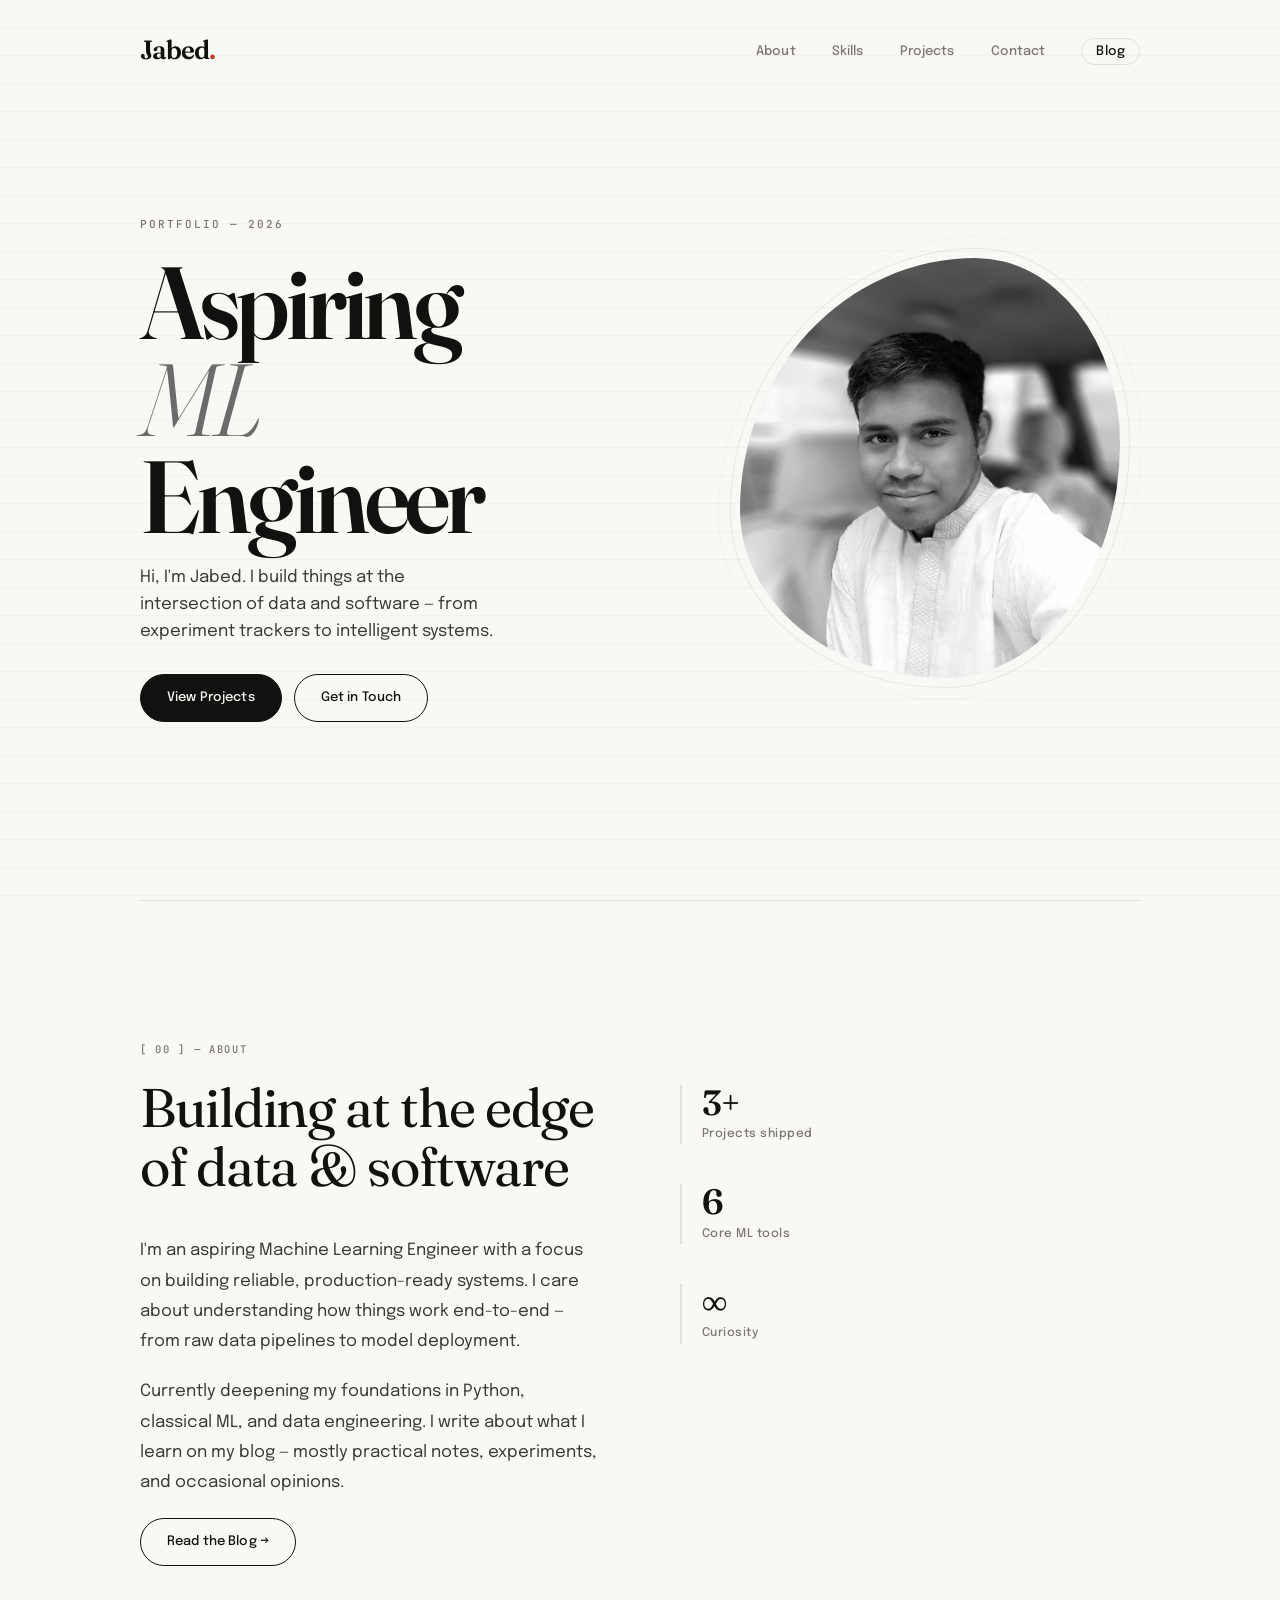
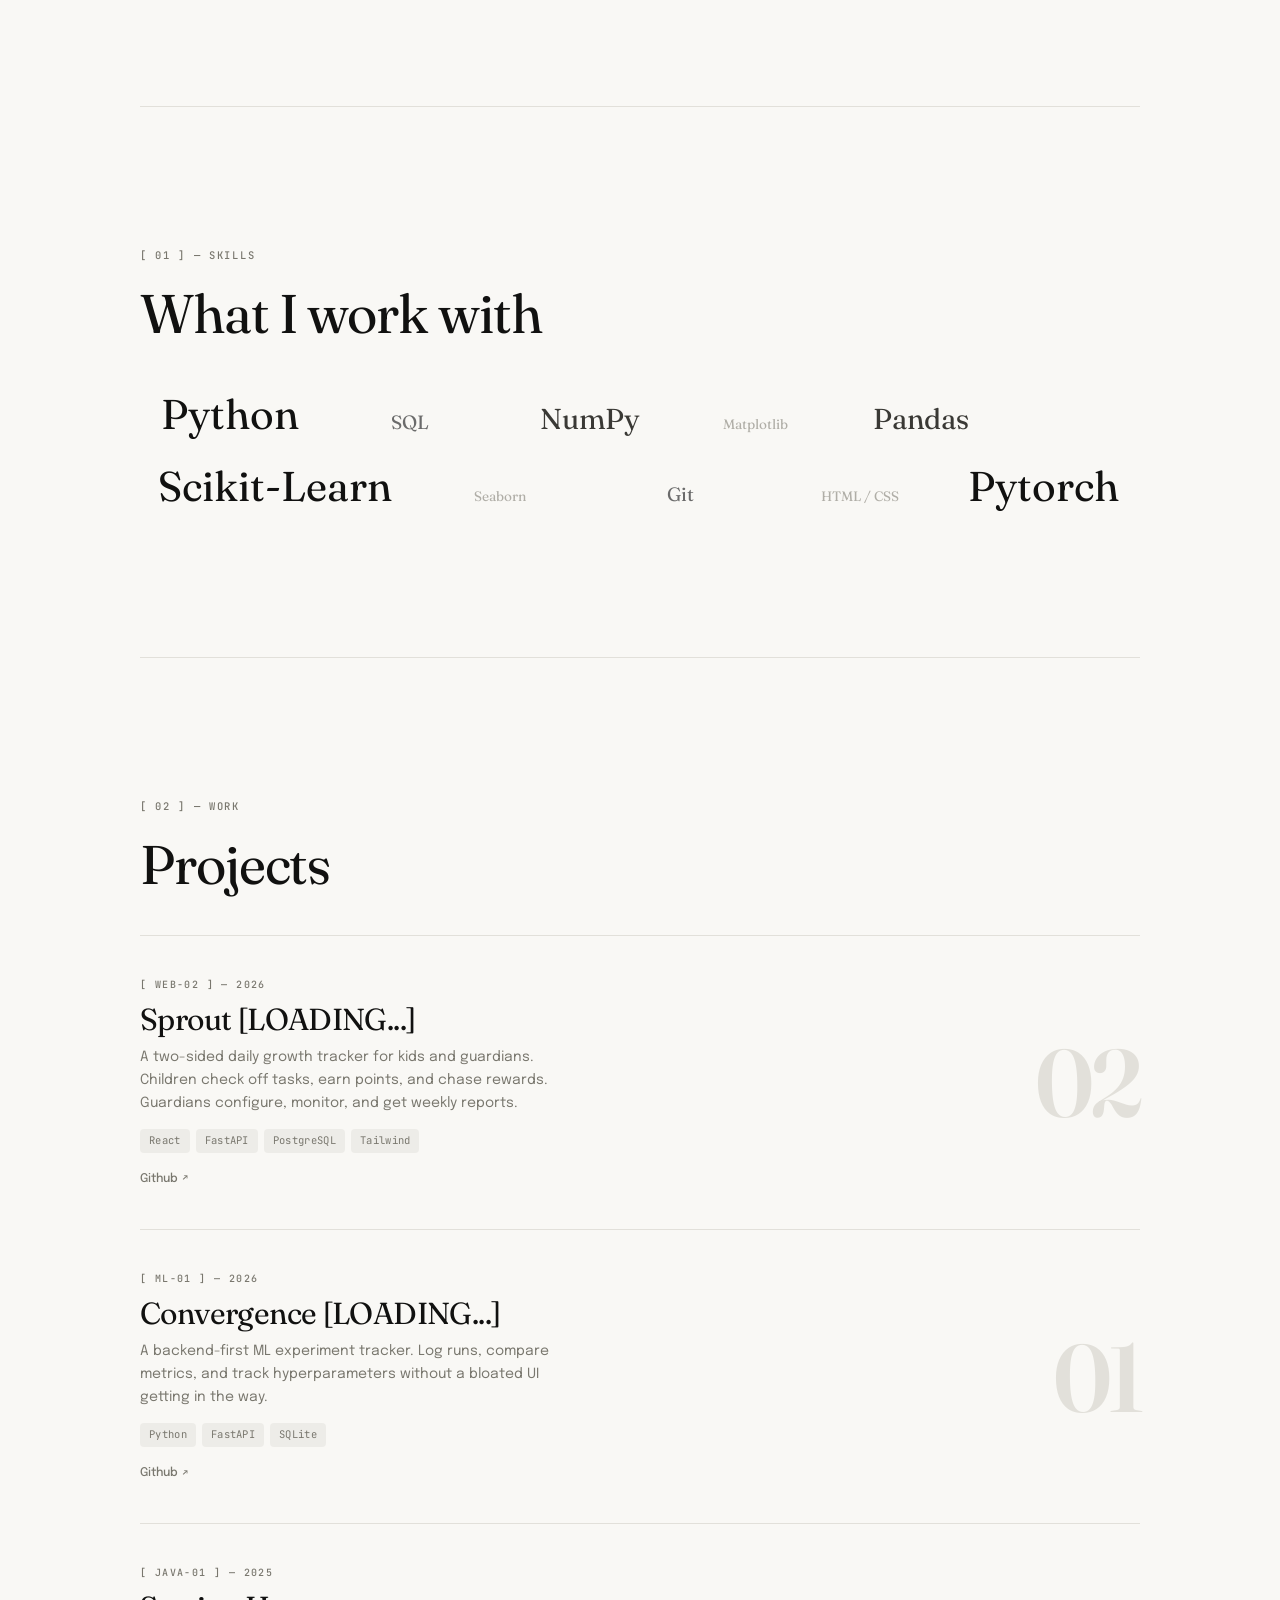
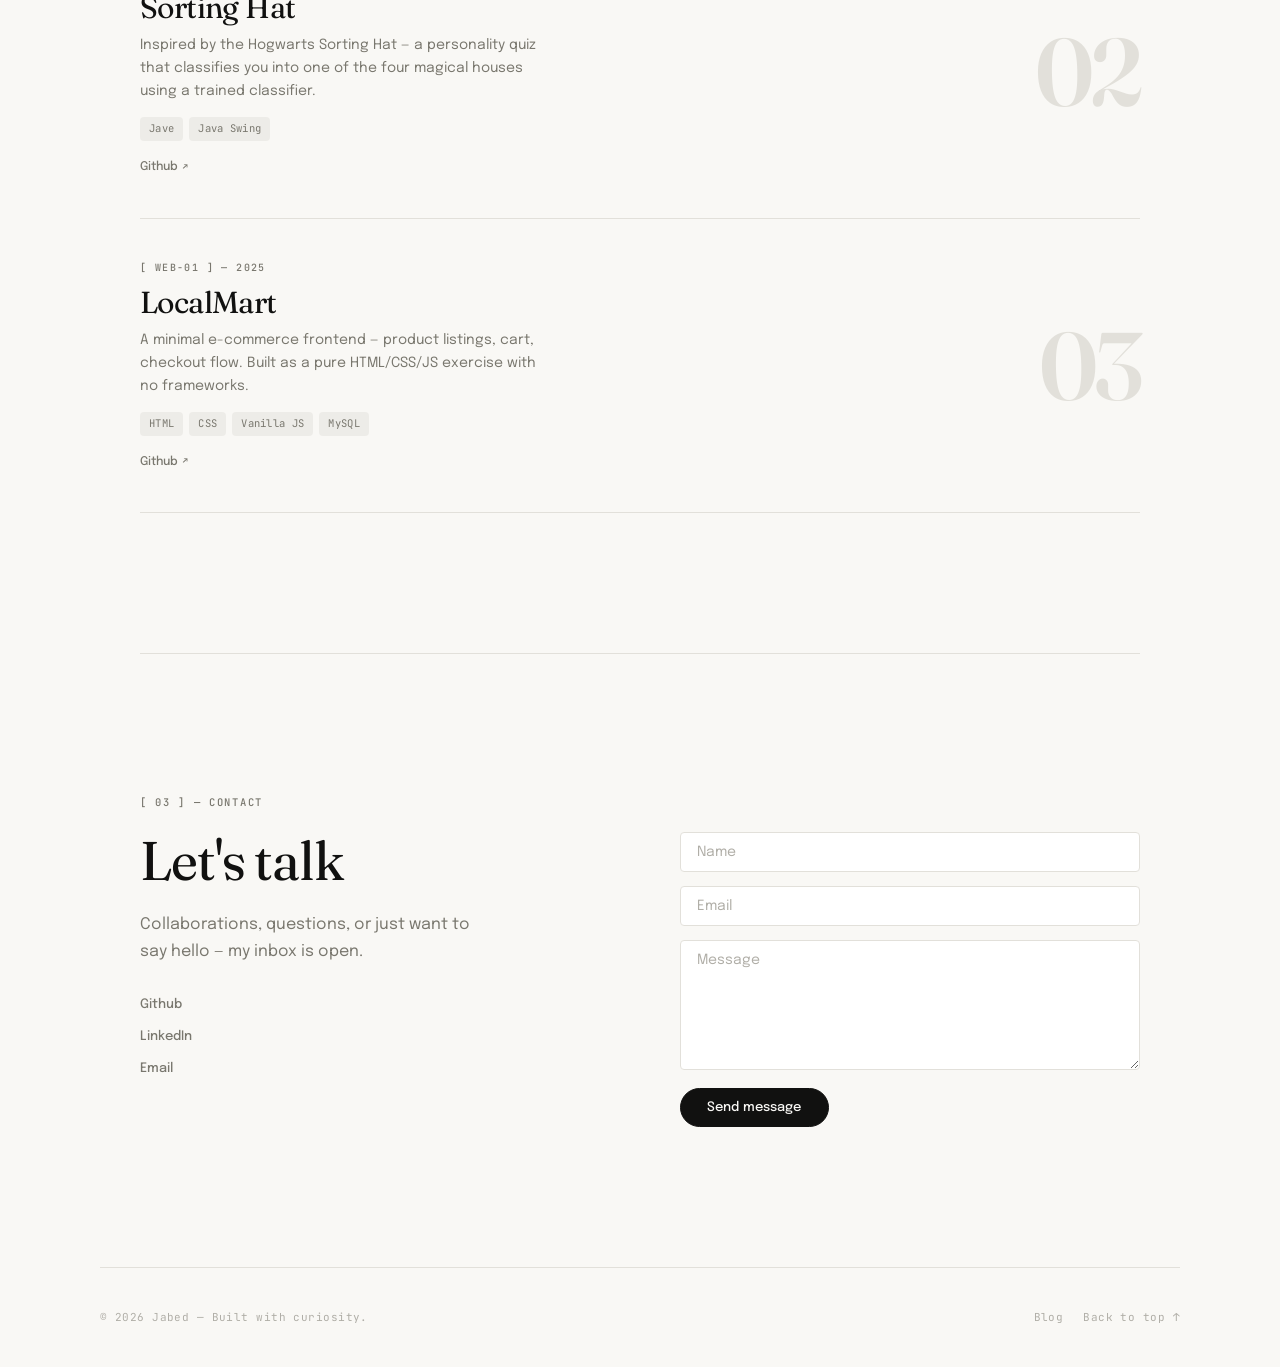
<file: index.html>
<!doctype html>
<html lang="en">
  <head>
    <meta charset="UTF-8" />
    <meta name="viewport" content="width=device-width, initial-scale=1.0" />
    <title>Jabed — Aspiring ML Engineer</title>
    <meta
      name="description"
      content="Portfolio of Jabed – Aspiring Machine Learning Engineer"
    />
    <link rel="preconnect" href="https://fonts.googleapis.com" />
    <link rel="preconnect" href="https://fonts.gstatic.com" crossorigin />
    <link
      href="https://fonts.googleapis.com/css2?family=Fraunces:ital,opsz,wght@0,9..144,300;0,9..144,400;0,9..144,600;0,9..144,700;1,9..144,300;1,9..144,400;1,9..144,600&family=Epilogue:wght@300;400;500;600&family=JetBrains+Mono:wght@400;500&display=swap"
      rel="stylesheet"
    />
    <link rel="stylesheet" href="style.css" />
  </head>
  <body>
    <!-- ── HEADER / HERO ──────────────────────────── -->
    <header id="home" class="container">
      <nav class="navbar">
        <a href="index.html" class="logo">Jabed<span>.</span></a>
        <ul class="nav-links">
          <li><a href="#about">About</a></li>
          <li><a href="#skills">Skills</a></li>
          <li><a href="#projects">Projects</a></li>
          <li><a href="#contact">Contact</a></li>
          <li><a href="blog.html" class="nav-blog-btn">Blog</a></li>
        </ul>
      </nav>

      <div class="hero-grid">
        <!-- LEFT: text -->
        <div class="hero-text">
          <span class="hero-eyebrow">Portfolio — 2026</span>
          <h1 class="hero-name">
            Aspiring<br />
            <em>ML</em><br />
            Engineer
          </h1>
          <p class="hero-role">
            Hi, I'm Jabed. I build things at the intersection of data and
            software — from experiment trackers to intelligent systems.
          </p>
          <div class="hero-actions">
            <a href="#projects" class="btn">View Projects</a>
            <a href="#contact" class="btn btn-ghost">Get in Touch</a>
          </div>
        </div>

        <!-- RIGHT: blob photo -->
        <div class="hero-blob-wrap">
          <div class="blob-frame">
            <img class="blob-img" src="photo.jpg" alt="Jabed" />
            <div class="blob-ring"></div>
            <div class="blob-ring-2"></div>
          </div>
        </div>
      </div>
    </header>

    <main class="container">
      <!-- ── ABOUT ─────────────────────────────────── -->
      <section id="about" class="section">
        <span class="section-label">[ 00 ] — About</span>
        <div class="about-grid">
          <div class="about-body">
            <h2>Building at the edge of data &amp; software</h2>
            <p>
              I'm an aspiring Machine Learning Engineer with a focus on building
              reliable, production-ready systems. I care about understanding how
              things work end-to-end — from raw data pipelines to model
              deployment.
            </p>
            <p>
              Currently deepening my foundations in Python, classical ML, and
              data engineering. I write about what I learn on my blog — mostly
              practical notes, experiments, and occasional opinions.
            </p>
            <div style="margin-top: 20px">
              <a href="blog.html" class="btn btn-ghost">Read the Blog →</a>
            </div>
          </div>
          <div class="about-sidebar">
            <div class="about-stat">
              <div class="about-stat-num">3+</div>
              <div class="about-stat-label">Projects shipped</div>
            </div>
            <div class="about-stat">
              <div class="about-stat-num">6</div>
              <div class="about-stat-label">Core ML tools</div>
            </div>
            <div class="about-stat">
              <div class="about-stat-num">∞</div>
              <div class="about-stat-label">Curiosity</div>
            </div>
          </div>
        </div>
      </section>

      <!-- ── SKILLS CLOUD ───────────────────────────── -->
      <section id="skills" class="section">
        <span class="section-label">[ 01 ] — Skills</span>
        <h2>What I work with</h2>
        <div class="skills-cloud">
          <div class="skill-item sz-xl">
            <span class="skill-name">Python</span>
            <span class="skill-desc"
              >ML pipelines, scripting, automation &amp; data wrangling</span
            >
          </div>

          <div class="skill-item sz-md">
            <span class="skill-name">SQL</span>
            <span class="skill-desc"
              >Queries, aggregations, data exploration</span
            >
          </div>

          <div class="skill-item sz-lg">
            <span class="skill-name">NumPy</span>
            <span class="skill-desc"
              >Numerical computing, array operations</span
            >
          </div>

          <div class="skill-item sz-sm">
            <span class="skill-name">Matplotlib</span>
            <span class="skill-desc">Data visualization</span>
          </div>

          <div class="skill-item sz-lg">
            <span class="skill-name">Pandas</span>
            <span class="skill-desc">Data manipulation &amp; analysis</span>
          </div>

          <div class="skill-item sz-xl">
            <span class="skill-name">Scikit-Learn</span>
            <span class="skill-desc"
              >Classical ML — regression, classification, clustering</span
            >
          </div>

          <div class="skill-item sz-sm">
            <span class="skill-name">Seaborn</span>
            <span class="skill-desc">Statistical data visualization</span>
          </div>

          <div class="skill-item sz-md">
            <span class="skill-name">Git</span>
            <span class="skill-desc">Version control, collaboration</span>
          </div>

          <div class="skill-item sz-sm">
            <span class="skill-name">HTML / CSS</span>
            <span class="skill-desc">This site, for starters</span>
          </div>

          <div class="skill-item sz-xl">
            <span class="skill-name">Pytorch</span>
            <span class="skill-desc">Oh, for dethroning Tensorflow</span>
          </div>
        </div>
      </section>

      <!-- ── PROJECTS ───────────────────────────────── -->
      <section id="projects" class="section">
        <span class="section-label">[ 02 ] — Work</span>
        <h2>Projects</h2>

        <div class="projects-list">
          <div class="project-entry tilt-card">
            <div class="project-meta">
              <span class="project-code">[ WEB-02 ] — 2026</span>
              <h3>Sprout [LOADING...]</h3>
              <p class="project-desc">
                A two-sided daily growth tracker for kids and guardians.
                Children check off tasks, earn points, and chase rewards.
                Guardians configure, monitor, and get weekly reports.
              </p>
              <div class="project-stack">
                <span class="stack-tag">React</span>
                <span class="stack-tag">FastAPI</span>
                <span class="stack-tag">PostgreSQL</span>
                <span class="stack-tag">Tailwind</span>
              </div>
              <a
                href="https://github.com/mkjabed/Sprout"
                target="_blank"
                rel="noopener noreferrer"
                class="project-link"
                >Github</a
              >
            </div>
            <span class="project-number">02</span>
          </div>

          <div class="project-entry tilt-card">
            <div class="project-meta">
              <span class="project-code">[ ML-01 ] — 2026</span>
              <h3>Convergence [LOADING...]</h3>
              <p class="project-desc">
                A backend-first ML experiment tracker. Log runs, compare
                metrics, and track hyperparameters without a bloated UI getting
                in the way.
              </p>
              <div class="project-stack">
                <span class="stack-tag">Python</span>
                <span class="stack-tag">FastAPI</span>
                <span class="stack-tag">SQLite</span>
              </div>
              <a
                href="https://github.com/mkjabed/Convergence"
                target="_blank"
                rel="noopener noreferrer"
                class="project-link"
                >Github</a
              >
            </div>
            <span class="project-number">01</span>
          </div>

          <div class="project-entry tilt-card">
            <div class="project-meta">
              <span class="project-code">[ JAVA-01 ] — 2025</span>
              <h3>Sorting Hat</h3>
              <p class="project-desc">
                Inspired by the Hogwarts Sorting Hat — a personality quiz that
                classifies you into one of the four magical houses using a
                trained classifier.
              </p>
              <div class="project-stack">
                <span class="stack-tag">Jave</span>
                <span class="stack-tag">Java Swing</span>
              </div>
              <a
                href="https://github.com/mkjabed/Sorting-Hat"
                target="_blank rel="
                noopener
                noreferrer
                class="project-link"
                >Github</a
              >
            </div>
            <span class="project-number">02</span>
          </div>

          <div class="project-entry tilt-card">
            <div class="project-meta">
              <span class="project-code">[ WEB-01 ] — 2025</span>
              <h3>LocalMart</h3>
              <p class="project-desc">
                A minimal e-commerce frontend — product listings, cart, checkout
                flow. Built as a pure HTML/CSS/JS exercise with no frameworks.
              </p>
              <div class="project-stack">
                <span class="stack-tag">HTML</span>
                <span class="stack-tag">CSS</span>
                <span class="stack-tag">Vanilla JS</span>
                <span class="stack-tag">MySQL</span>
              </div>
              <a
                href="https://github.com/mkjabed/LocalMart "
                target="_blank"
                rel="noopener noreferrer"
                class="project-link"
                >Github</a
              >
            </div>
            <span class="project-number">03</span>
          </div>
        </div>
      </section>

      <!-- ── CONTACT ────────────────────────────────── -->
      <section id="contact" class="section">
        <span class="section-label">[ 03 ] — Contact</span>
        <div class="contact-grid">
          <div class="contact-intro">
            <h2>Let's talk</h2>
            <p>
              Collaborations, questions, or just want to say hello — my inbox is
              open.
            </p>
            <div class="social-links">
              <a
                href="https://github.com/mkjabed"
                class="social-link"
                target="_blank"
                rel="noopener noreferrer"
              >
                Github <span class="social-link-arrow">↗</span>
              </a>
              <a
                href="https://www.linkedin.com/in/mustofa-kamal-jabed-66a480200/"
                class="social-link"
                target="_blank"
                rel="noopener noreferrer"
              >
                LinkedIn <span class="social-link-arrow">↗</span>
              </a>
              <a
                href="mailto:jabed.mu.cse@gmail.com"
                class="social-link"
                target="_blank"
                rel="noopener noreferrer"
              >
                Email <span class="social-link-arrow">↗</span>
              </a>
            </div>
          </div>

          <form id="contact-form">
            <input type="text" name="name" placeholder="Name" required />
            <input type="email" name="email" placeholder="Email" required />
            <textarea name="message" placeholder="Message" required></textarea>
            <button type="submit" class="btn">Send message</button>
          </form>
        </div>
      </section>
    </main>

    <footer class="footer container">
      <p>© 2026 Jabed — Built with curiosity.</p>
      <div class="footer-links">
        <a href="blog.html">Blog</a>
        <a href="#home">Back to top ↑</a>
      </div>
    </footer>

    <script src="script.js"></script>
  </body>
</html>
</file>
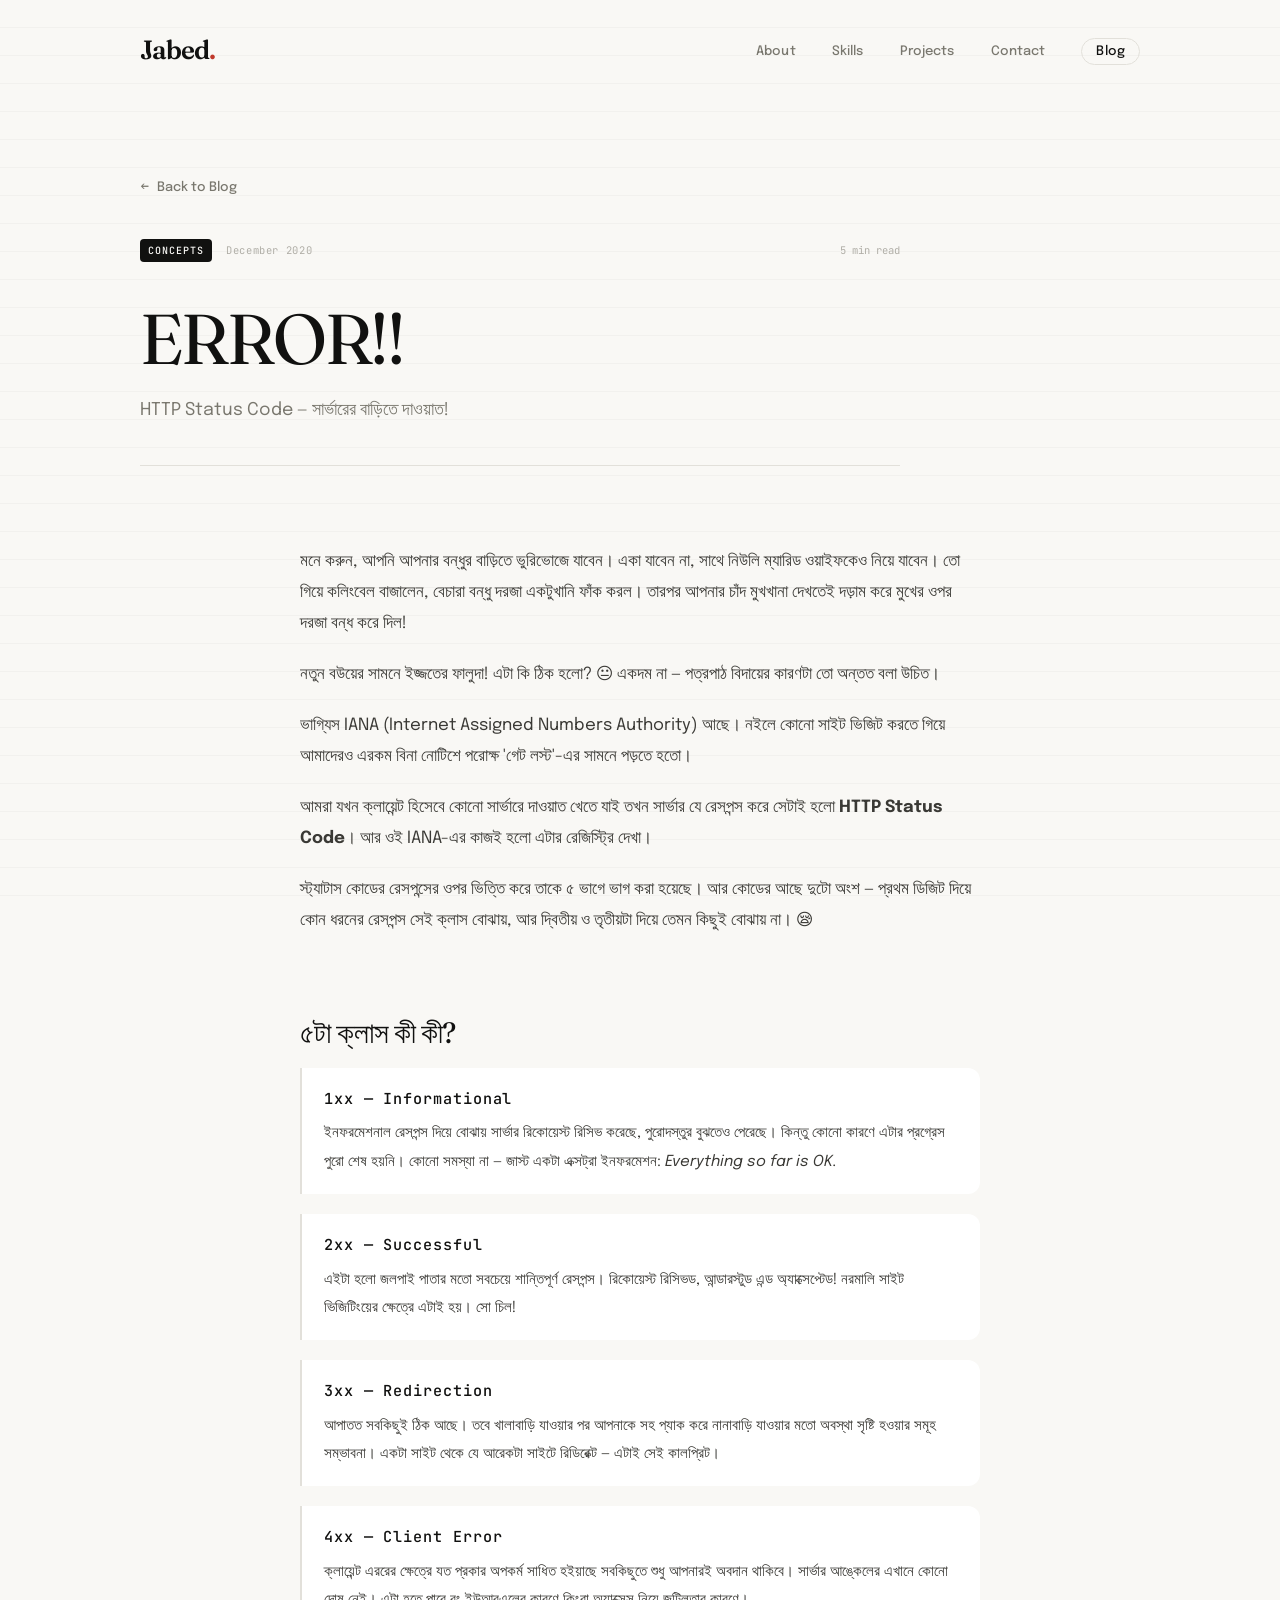
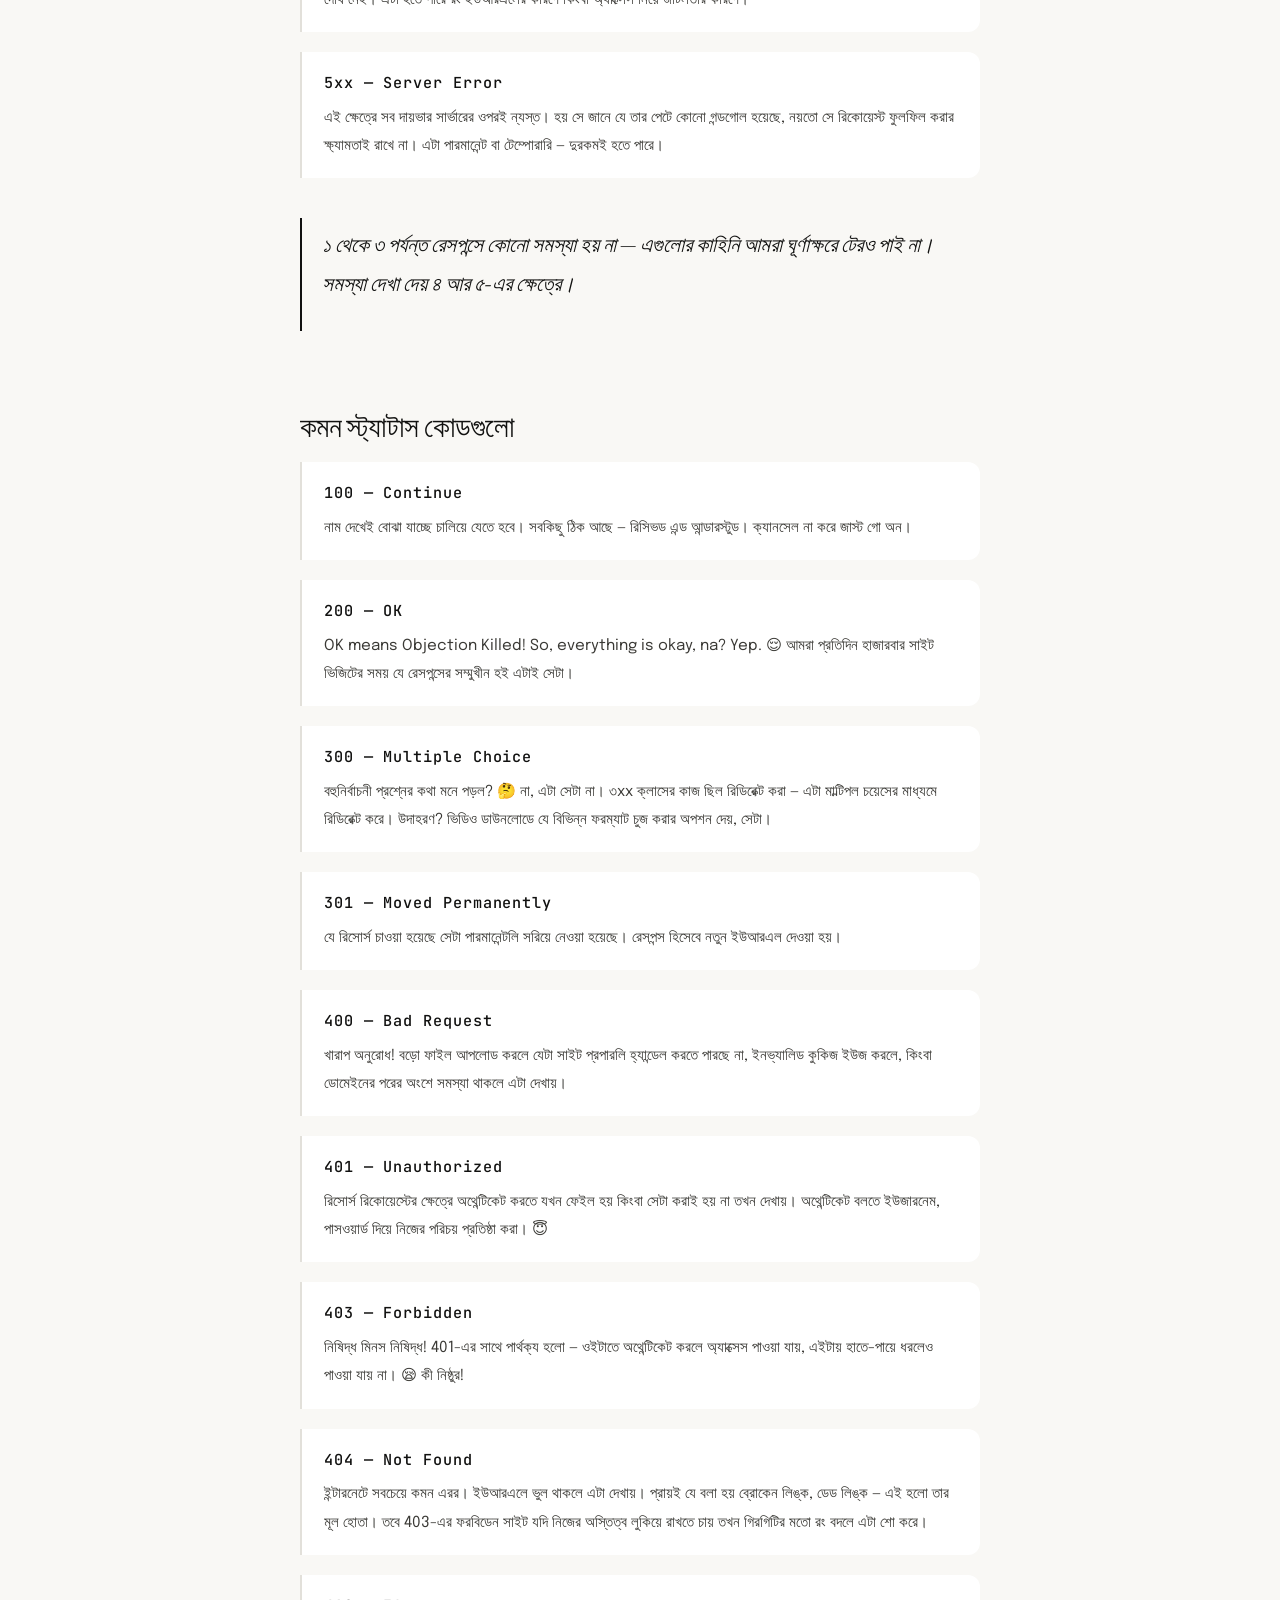
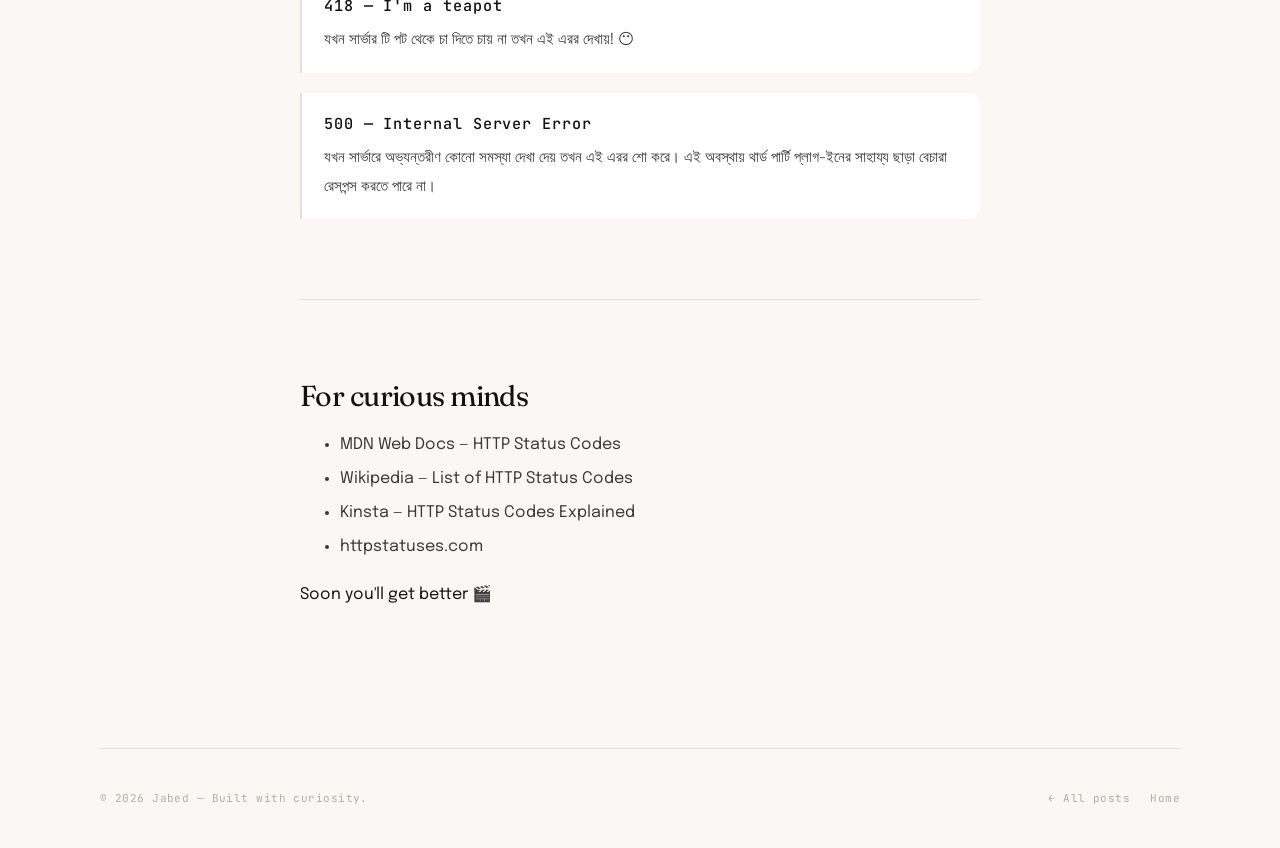
<file: blog-post.html>
<!doctype html>
<html lang="en">
  <head>
    <meta charset="UTF-8" />
    <meta name="viewport" content="width=device-width, initial-scale=1.0" />
    <title>ERROR!! HTTP Status Code — Jabed</title>
    <link rel="preconnect" href="https://fonts.googleapis.com" />
    <link rel="preconnect" href="https://fonts.gstatic.com" crossorigin />
    <link
      href="https://fonts.googleapis.com/css2?family=Fraunces:ital,opsz,wght@0,9..144,300;0,9..144,400;0,9..144,600;0,9..144,700;1,9..144,300;1,9..144,400;1,9..144,600&family=Epilogue:wght@300;400;500;600&family=JetBrains+Mono:wght@400;500&display=swap"
      rel="stylesheet"
    />
    <link rel="stylesheet" href="style.css" />
    <style>
      .status-block {
        border-left: 2px solid var(--rule);
        padding: 18px 22px;
        margin: var(--space-md) 0;
        background: var(--bg-raised);
        border-radius: 0 var(--radius-md) var(--radius-md) 0;
        transition: border-left-color var(--transition);
      }
      .status-block:hover {
        border-left-color: var(--gray);
      }
      .status-code {
        font-family: var(--font-mono);
        font-size: 0.95rem;
        font-weight: 500;
        color: var(--text);
        letter-spacing: 0.06em;
        display: block;
        margin-bottom: 8px;
      }
      .status-block p {
        margin-bottom: 0;
        font-size: 0.95rem;
      }
    </style>
  </head>
  <body>
    <div class="container">
      <!-- ── NAV ──────────────────────────────────── -->
      <nav class="navbar">
        <a href="index.html" class="logo">Jabed<span>.</span></a>
        <ul class="nav-links">
          <li><a href="index.html#about">About</a></li>
          <li><a href="index.html#skills">Skills</a></li>
          <li><a href="index.html#projects">Projects</a></li>
          <li><a href="index.html#contact">Contact</a></li>
          <li><a href="blog.html" class="nav-blog-btn">Blog</a></li>
        </ul>
      </nav>

      <!-- ── POST HEADER ───────────────────────────── -->
      <div class="post-header">
        <a href="blog.html" class="post-nav">Back to Blog</a>
        <div class="post-header-meta">
          <span class="blog-tag">Concepts</span>
          <span class="blog-date">December 2020</span>
          <span class="blog-read-time">5 min read</span>
        </div>
        <h1>ERROR!!</h1>
        <p class="post-subtitle">HTTP Status Code — সার্ভারের বাড়িতে দাওয়াত!</p>
      </div>

      <!-- ── POST BODY ─────────────────────────────── -->
      <article class="post-body">
        <p>
          মনে করুন, আপনি আপনার বন্ধুর বাড়িতে ভুরিভোজে যাবেন। একা যাবেন না, সাথে
          নিউলি ম্যারিড ওয়াইফকেও নিয়ে যাবেন। তো গিয়ে কলিংবেল বাজালেন, বেচারা
          বন্ধু দরজা একটুখানি ফাঁক করল। তারপর আপনার চাঁদ মুখখানা দেখতেই দড়াম
          করে মুখের ওপর দরজা বন্ধ করে দিল!
        </p>

        <p>
          নতুন বউয়ের সামনে ইজ্জতের ফালুদা! এটা কি ঠিক হলো? 😐 একদম না — পত্রপাঠ
          বিদায়ের কারণটা তো অন্তত বলা উচিত।
        </p>

        <p>
          ভাগ্যিস IANA (Internet Assigned Numbers Authority) আছে। নইলে কোনো সাইট
          ভিজিট করতে গিয়ে আমাদেরও এরকম বিনা নোটিশে পরোক্ষ 'গেট লস্ট'-এর সামনে
          পড়তে হতো।
        </p>

        <p>
          আমরা যখন ক্লায়েন্ট হিসেবে কোনো সার্ভারে দাওয়াত খেতে যাই তখন সার্ভার
          যে রেসপন্স করে সেটাই হলো <strong>HTTP Status Code</strong>। আর ওই
          IANA-এর কাজই হলো এটার রেজিস্ট্রি দেখা।
        </p>

        <p>
          স্ট্যাটাস কোডের রেসপন্সের ওপর ভিত্তি করে তাকে ৫ ভাগে ভাগ করা হয়েছে।
          আর কোডের আছে দুটো অংশ — প্রথম ডিজিট দিয়ে কোন ধরনের রেসপন্স সেই ক্লাস
          বোঝায়, আর দ্বিতীয় ও তৃতীয়টা দিয়ে তেমন কিছুই বোঝায় না। 😪
        </p>

        <h2>৫টা ক্লাস কী কী?</h2>

        <div class="status-block">
          <span class="status-code">1xx — Informational</span>
          <p>
            ইনফরমেশনাল রেসপন্স দিয়ে বোঝায় সার্ভার রিকোয়েস্ট রিসিভ করেছে,
            পুরোদস্তুর বুঝতেও পেরেছে। কিন্তু কোনো কারণে এটার প্রগ্রেস পুরো শেষ
            হয়নি। কোনো সমস্যা না — জাস্ট একটা এক্সট্রা ইনফরমেশন:
            <em>Everything so far is OK.</em>
          </p>
        </div>

        <div class="status-block">
          <span class="status-code">2xx — Successful</span>
          <p>
            এইটা হলো জলপাই পাতার মতো সবচেয়ে শান্তিপূর্ণ রেসপন্স। রিকোয়েস্ট
            রিসিভড, আন্ডারস্টুড এন্ড অ্যাক্সেপ্টেড! নরমালি সাইট ভিজিটিংয়ের
            ক্ষেত্রে এটাই হয়। সো চিল!
          </p>
        </div>

        <div class="status-block">
          <span class="status-code">3xx — Redirection</span>
          <p>
            আপাতত সবকিছুই ঠিক আছে। তবে খালাবাড়ি যাওয়ার পর আপনাকে সহ প্যাক করে
            নানাবাড়ি যাওয়ার মতো অবস্থা সৃষ্টি হওয়ার সমূহ সম্ভাবনা। একটা সাইট
            থেকে যে আরেকটা সাইটে রিডিরেক্ট — এটাই সেই কালপ্রিট।
          </p>
        </div>

        <div class="status-block">
          <span class="status-code">4xx — Client Error</span>
          <p>
            ক্লায়েন্ট এররের ক্ষেত্রে যত প্রকার অপকর্ম সাধিত হইয়াছে সবকিছুতে
            শুধু আপনারই অবদান থাকিবে। সার্ভার আঙ্কেলের এখানে কোনো দোষ নেই। এটা
            হতে পারে রং ইউআরএলের কারণে কিংবা অ্যাক্সেস নিয়ে জটিলতার কারণে।
          </p>
        </div>

        <div class="status-block">
          <span class="status-code">5xx — Server Error</span>
          <p>
            এই ক্ষেত্রে সব দায়ভার সার্ভারের ওপরই ন্যস্ত। হয় সে জানে যে তার
            পেটে কোনো গন্ডগোল হয়েছে, নয়তো সে রিকোয়েস্ট ফুলফিল করার ক্ষ্যামতাই
            রাখে না। এটা পারমানেন্ট বা টেম্পোরারি — দুরকমই হতে পারে।
          </p>
        </div>

        <blockquote>
          <p>
            ১ থেকে ৩ পর্যন্ত রেসপন্সে কোনো সমস্যা হয় না — এগুলোর কাহিনি আমরা
            ঘূর্ণাক্ষরে টেরও পাই না। সমস্যা দেখা দেয় ৪ আর ৫-এর ক্ষেত্রে।
          </p>
        </blockquote>

        <h2>কমন স্ট্যাটাস কোডগুলো</h2>

        <div class="status-block">
          <span class="status-code">100 — Continue</span>
          <p>
            নাম দেখেই বোঝা যাচ্ছে চালিয়ে যেতে হবে। সবকিছু ঠিক আছে — রিসিভড এন্ড
            আন্ডারস্টুড। ক্যানসেল না করে জাস্ট গো অন।
          </p>
        </div>

        <div class="status-block">
          <span class="status-code">200 — OK</span>
          <p>
            OK means Objection Killed! So, everything is okay, na? Yep. 😌 আমরা
            প্রতিদিন হাজারবার সাইট ভিজিটের সময় যে রেসপন্সের সম্মুখীন হই এটাই
            সেটা।
          </p>
        </div>

        <div class="status-block">
          <span class="status-code">300 — Multiple Choice</span>
          <p>
            বহুনির্বাচনী প্রশ্নের কথা মনে পড়ল? 🤔 না, এটা সেটা না। ৩xx ক্লাসের
            কাজ ছিল রিডিরেক্ট করা — এটা মাল্টিপল চয়েসের মাধ্যমে রিডিরেক্ট করে।
            উদাহরণ? ভিডিও ডাউনলোডে যে বিভিন্ন ফরম্যাট চুজ করার অপশন দেয়, সেটা।
          </p>
        </div>

        <div class="status-block">
          <span class="status-code">301 — Moved Permanently</span>
          <p>
            যে রিসোর্স চাওয়া হয়েছে সেটা পারমানেন্টলি সরিয়ে নেওয়া হয়েছে।
            রেসপন্স হিসেবে নতুন ইউআরএল দেওয়া হয়।
          </p>
        </div>

        <div class="status-block">
          <span class="status-code">400 — Bad Request</span>
          <p>
            খারাপ অনুরোধ! বড়ো ফাইল আপলোড করলে যেটা সাইট প্রপারলি হ্যান্ডেল করতে
            পারছে না, ইনভ্যালিড কুকিজ ইউজ করলে, কিংবা ডোমেইনের পরের অংশে সমস্যা
            থাকলে এটা দেখায়।
          </p>
        </div>

        <div class="status-block">
          <span class="status-code">401 — Unauthorized</span>
          <p>
            রিসোর্স রিকোয়েস্টের ক্ষেত্রে অথেন্টিকেট করতে যখন ফেইল হয় কিংবা
            সেটা করাই হয় না তখন দেখায়। অথেন্টিকেট বলতে ইউজারনেম, পাসওয়ার্ড
            দিয়ে নিজের পরিচয় প্রতিষ্ঠা করা। 😇
          </p>
        </div>

        <div class="status-block">
          <span class="status-code">403 — Forbidden</span>
          <p>
            নিষিদ্ধ মিনস নিষিদ্ধ! 401-এর সাথে পার্থক্য হলো — ওইটাতে অথেন্টিকেট
            করলে অ্যাক্সেস পাওয়া যায়, এইটায় হাতে-পায়ে ধরলেও পাওয়া যায় না।
            😪 কী নিষ্ঠুর!
          </p>
        </div>

        <div class="status-block">
          <span class="status-code">404 — Not Found</span>
          <p>
            ইন্টারনেটে সবচেয়ে কমন এরর। ইউআরএলে ভুল থাকলে এটা দেখায়। প্রায়ই যে
            বলা হয় ব্রোকেন লিঙ্ক, ডেড লিঙ্ক — এই হলো তার মূল হোতা। তবে 403-এর
            ফরবিডেন সাইট যদি নিজের অস্তিত্ব লুকিয়ে রাখতে চায় তখন গিরগিটির মতো
            রং বদলে এটা শো করে।
          </p>
        </div>

        <div class="status-block">
          <span class="status-code">418 — I'm a teapot</span>
          <p>যখন সার্ভার টি পট থেকে চা দিতে চায় না তখন এই এরর দেখায়! 😶</p>
        </div>

        <div class="status-block">
          <span class="status-code">500 — Internal Server Error</span>
          <p>
            যখন সার্ভারে অভ্যন্তরীণ কোনো সমস্যা দেখা দেয় তখন এই এরর শো করে। এই
            অবস্থায় থার্ড পার্টি প্লাগ-ইনের সাহায্য ছাড়া বেচারা রেসপন্স করতে
            পারে না।
          </p>
        </div>

        <hr />

        <h2>For curious minds</h2>

        <ul>
          <li>
            <a
              href="https://developer.mozilla.org/en-US/docs/Web/HTTP/Status"
              target="_blank"
              >MDN Web Docs — HTTP Status Codes</a
            >
          </li>
          <li>
            <a
              href="https://en.m.wikipedia.org/wiki/List_of_HTTP_status_codes"
              target="_blank"
              >Wikipedia — List of HTTP Status Codes</a
            >
          </li>
          <li>
            <a href="https://kinsta.com/blog/http-status-codes/" target="_blank"
              >Kinsta — HTTP Status Codes Explained</a
            >
          </li>
          <li>
            <a href="https://httpstatuses.com/" target="_blank"
              >httpstatuses.com</a
            >
          </li>
        </ul>
        <a href="https://youtu.be/tMoW5G5LU08" target="_blank"
          >Soon you'll get better 🎬</a
        >
      </article>
    </div>

    <footer class="footer container">
      <p>© 2026 Jabed — Built with curiosity.</p>
      <div class="footer-links">
        <a href="blog.html">← All posts</a>
        <a href="index.html">Home</a>
      </div>
    </footer>

    <script src="script.js"></script>
  </body>
</html>
</file>
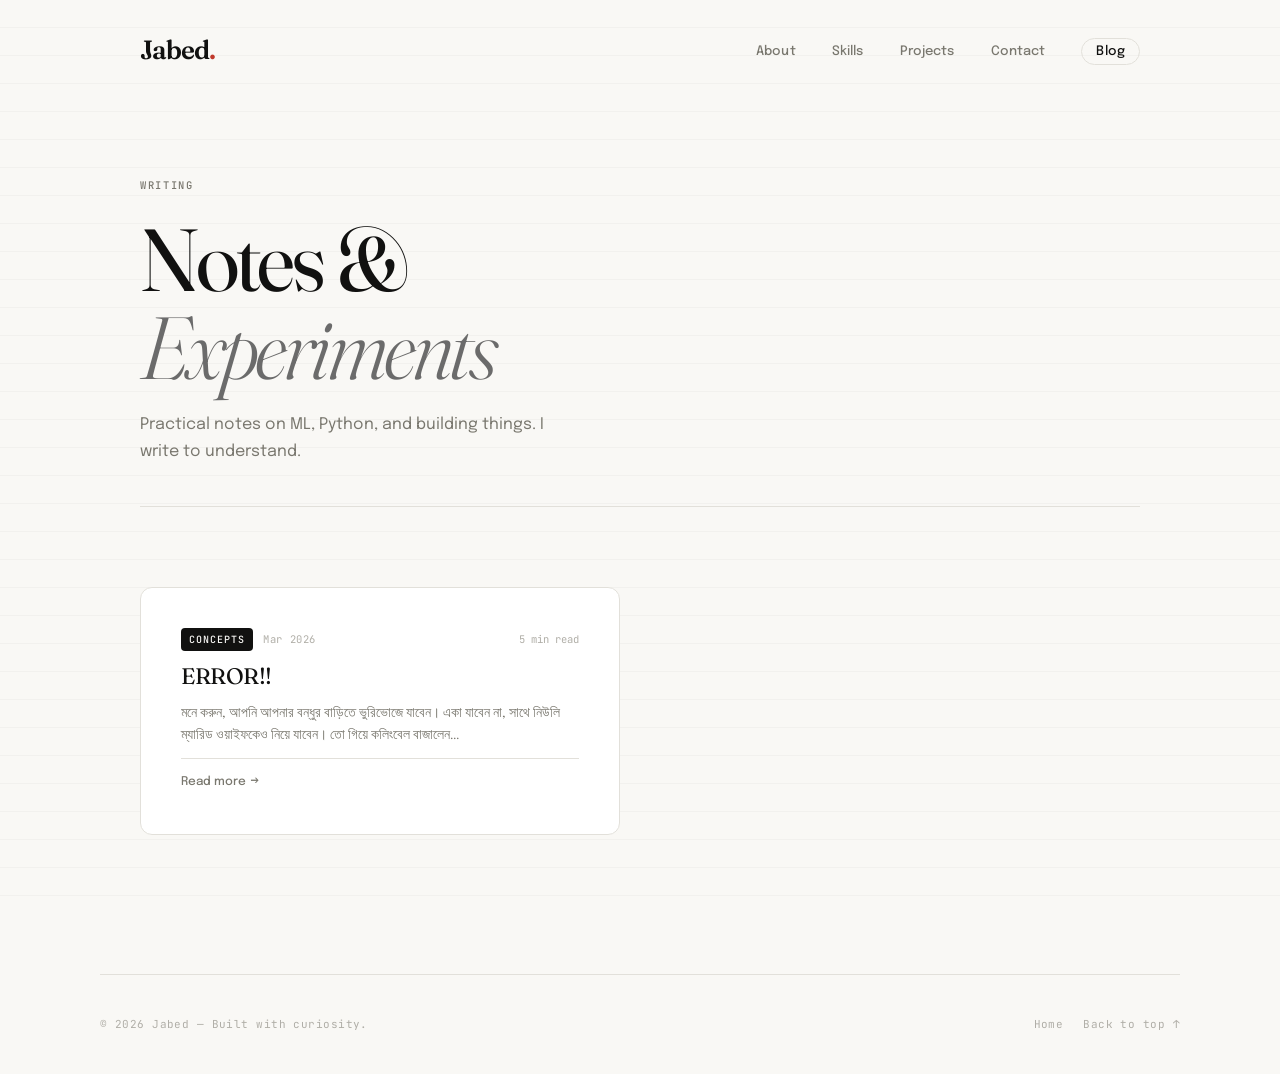
<file: blog.html>
<!doctype html>
<html lang="en">
  <head>
    <meta charset="UTF-8" />
    <meta name="viewport" content="width=device-width, initial-scale=1.0" />
    <title>Blog — Jabed</title>
    <meta
      name="description"
      content="Writing on ML, Python, and building things."
    />
    <link rel="preconnect" href="https://fonts.googleapis.com" />
    <link rel="preconnect" href="https://fonts.gstatic.com" crossorigin />
    <link
      href="https://fonts.googleapis.com/css2?family=Fraunces:ital,opsz,wght@0,9..144,300;0,9..144,400;0,9..144,600;0,9..144,700;1,9..144,300;1,9..144,400;1,9..144,600&family=Epilogue:wght@300;400;500;600&family=JetBrains+Mono:wght@400;500&display=swap"
      rel="stylesheet"
    />
    <link rel="stylesheet" href="style.css" />
  </head>
  <body>
    <div class="container">
      <!-- ── NAV ──────────────────────────────────── -->
      <nav class="navbar">
        <a href="index.html" class="logo">Jabed<span>.</span></a>
        <ul class="nav-links">
          <li><a href="index.html#about">About</a></li>
          <li><a href="index.html#skills">Skills</a></li>
          <li><a href="index.html#projects">Projects</a></li>
          <li><a href="index.html#contact">Contact</a></li>
          <li><a href="blog.html" class="nav-blog-btn">Blog</a></li>
        </ul>
      </nav>

      <!-- ── BLOG HERO ─────────────────────────────── -->
      <div class="blog-hero">
        <span class="section-label">Writing</span>
        <h1>
          Notes &amp;<br /><em style="font-weight: 300; color: var(--gray)"
            >Experiments</em
          >
        </h1>
        <p>
          Practical notes on ML, Python, and building things. I write to
          understand.
        </p>
      </div>

      <!-- ── BLOG CARDS ─────────────────────────────── -->
      <div class="blog-grid">
        <a
          href="blog-post.html"
          class="blog-card tilt-card"
          style="text-decoration: none; color: inherit"
        >
          <div class="blog-card-meta">
            <span class="blog-tag">Concepts</span>
            <span class="blog-date">Mar 2026</span>
            <span class="blog-read-time">5 min read</span>
          </div>
          <h2>ERROR!!</h2>
          <p>
            মনে করুন, আপনি আপনার বন্ধুর বাড়িতে ভুরিভোজে যাবেন। একা যাবেন না,
            সাথে নিউলি ম্যারিড ওয়াইফকেও নিয়ে যাবেন। তো গিয়ে কলিংবেল
            বাজালেন...
          </p>
          <div class="blog-card-footer">
            <span class="blog-read-link">Read more</span>
          </div>
        </a>
      </div>
    </div>

    <footer class="footer container">
      <p>© 2026 Jabed — Built with curiosity.</p>
      <div class="footer-links">
        <a href="index.html">Home</a>
        <a
          href="#"
          onclick="
            window.scrollTo({ top: 0, behavior: 'smooth' });
            return false;
          "
          >Back to top ↑</a
        >
      </div>
    </footer>

    <script src="script.js"></script>
  </body>
</html>
</file>
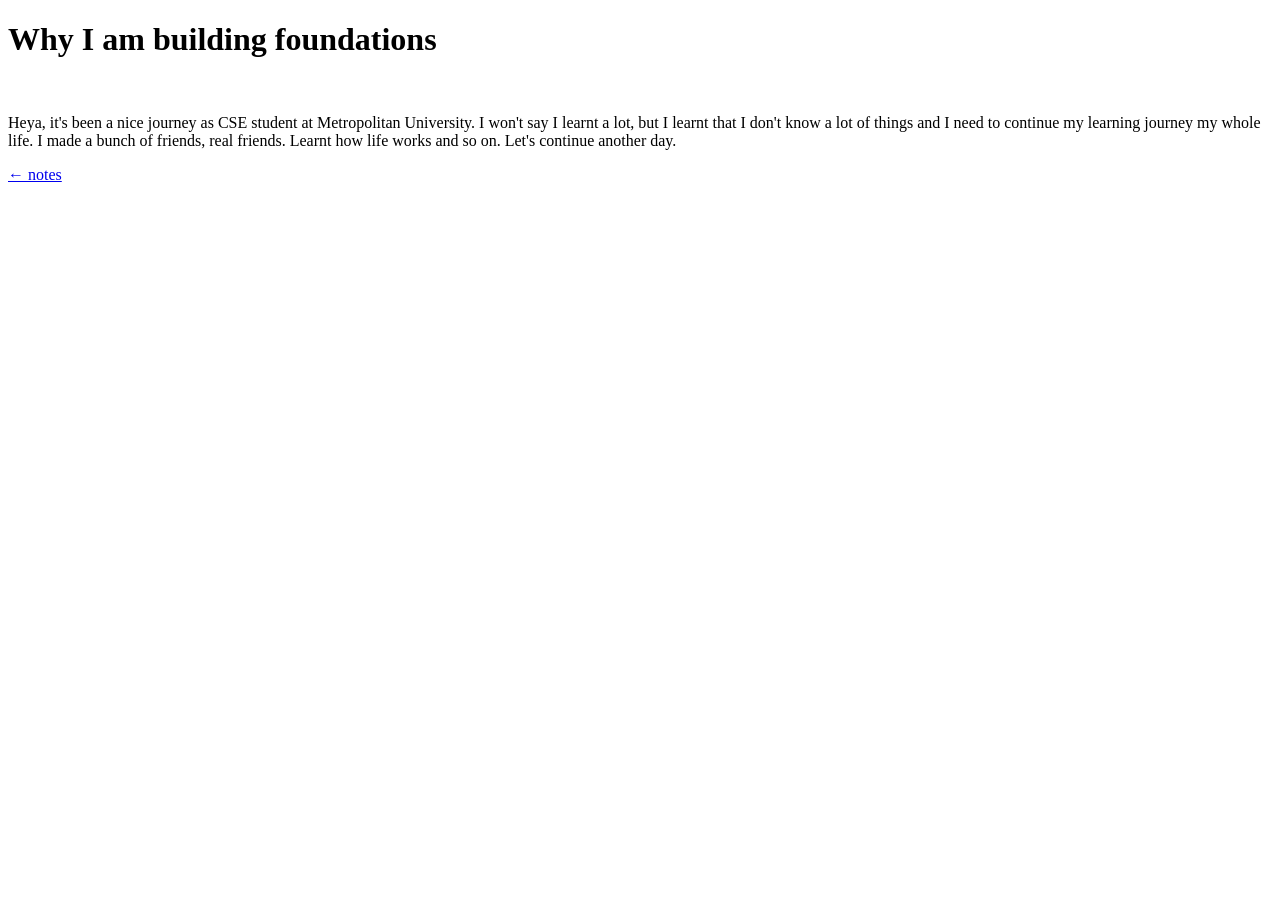
<file: blog/post1.html>
<!DOCTYPE html>
<html lang="en">
<head>
    <meta charset="UTF-8">
    <meta name="viewport" content="width=device-width, initial-scale=1.0">
    <title>Why I am building foundations</title>
</head>
<body>
    <h1>Why I am building foundations</h1>
    <br>
    <p>Heya, it's been a nice journey as CSE student at Metropolitan University. I won't say I learnt a lot, but I learnt that I don't know a lot of things and I need to continue my learning journey my whole life. I made a bunch of friends, real friends. Learnt how life works and so on. Let's continue another day.</p>

    <a href="/blog">← notes</a>

</body>
</html>
</file>
<file: style.css>
@import url('https://fonts.googleapis.com/css2?family=Fraunces:ital,opsz,wght@0,9..144,300;0,9..144,400;0,9..144,600;0,9..144,700;1,9..144,300;1,9..144,400;1,9..144,600&family=Epilogue:wght@300;400;500;600&family=JetBrains+Mono:wght@400;500&display=swap');

/* ── Variables ─────────────────────────────────────── */
:root {
  --bg:        #F9F8F5;
  --bg-raised: #FFFFFF;
  --rule:      #E2E0DA;
  --surface:   #EDECE8;
  --text:      #111110;
  --text-2:    #3A3935;
  --muted:     #79776E;
  --faint:     #B0AEA7;
  --gray:      #6B6B6B;
  --accent:    #5A5A5A;     
  --accent-lt: #E8E7E3;
  --red:       #C0392B;    
  --ink:       #111110;

  --font-display: 'Fraunces', Georgia, serif;
  --font-body:    'Epilogue', system-ui, sans-serif;
  --font-mono:    'JetBrains Mono', monospace;

  --space-xs:  4px;
  --space-sm:  8px;
  --space-md:  20px;
  --space-lg:  40px;
  --space-xl:  80px;
  --space-2xl: 140px;

  --radius-sm:   4px;
  --radius-md:   12px;
  --radius-lg:   24px;
  --radius-pill: 999px;

  --shadow-sm:  0 1px 4px rgba(0,0,0,0.06), 0 4px 12px rgba(0,0,0,0.04);
  --shadow-md:  0 4px 20px rgba(0,0,0,0.08), 0 1px 4px rgba(0,0,0,0.04);
  --shadow-lg:  0 12px 40px rgba(0,0,0,0.10);
  --transition: 0.28s cubic-bezier(0.4, 0, 0.2, 1);
}

/* ── Reset ─────────────────────────────────────────── */
*, *::before, *::after { margin: 0; padding: 0; box-sizing: border-box; }
html { scroll-behavior: smooth; font-size: 16px; }

/* ── Ruled background texture ───────────────────────── */
body {
  font-family: var(--font-body);
  font-weight: 400;
  line-height: 1.7;
  color: var(--text);
  background-color: var(--bg);
  -webkit-font-smoothing: antialiased;
  position: relative;
}

body::before {
  content: '';
  position: fixed;
  inset: 0;
  background-image: repeating-linear-gradient(
    to bottom,
    transparent 0px,
    transparent 27px,
    rgba(0,0,0,0.028) 27px,
    rgba(0,0,0,0.028) 28px
  );
  pointer-events: none;
  z-index: 0;
}

/* ── Layout ─────────────────────────────────────────── */
.container {
  max-width: 1080px;
  margin: 0 auto;
  padding: 0 var(--space-lg);
  position: relative;
  z-index: 1;
}

.section {
  padding: var(--space-2xl) 0;
  border-top: 1px solid var(--rule);
  position: relative;
}

/* ── Typography ─────────────────────────────────────── */
h1, h2, h3, h4 {
  font-family: var(--font-display);
  font-weight: 400;
  line-height: 1.08;
  letter-spacing: -0.02em;
  color: var(--text);
}

h2 { font-size: clamp(2.2rem, 5vw, 3.4rem); margin-bottom: var(--space-lg); }
h3 { font-size: 1.3rem; margin-bottom: var(--space-sm); }

p { color: var(--text-2); max-width: 60ch; line-height: 1.72; }

a { color: inherit; text-decoration: none; transition: color var(--transition); }

/* ── Section Label ──────────────────────────────────── */
.section-label {
  font-family: var(--font-mono);
  font-size: 10.5px;
  font-weight: 500;
  letter-spacing: 0.16em;
  text-transform: uppercase;
  color: var(--muted);
  display: block;
  margin-bottom: var(--space-md);
}

/* ── Navbar ─────────────────────────────────────────── */
.navbar {
  display: flex;
  align-items: center;
  justify-content: space-between;
  padding: 28px 0 24px;
  position: relative;
  z-index: 10;
}

.logo {
  font-family: var(--font-display);
  font-size: 1.65rem;
  font-weight: 600;
  color: var(--text);
  letter-spacing: -0.04em;
}

.logo span {
  color: var(--red);
}

.nav-links {
  display: flex;
  gap: 36px;
  list-style: none;
  align-items: center;
}

.nav-links a {
  font-size: 13px;
  font-weight: 500;
  color: var(--muted);
  letter-spacing: 0.01em;
  transition: color var(--transition);
  position: relative;
}

.nav-links a::after {
  content: '';
  position: absolute;
  bottom: -2px;
  left: 0;
  width: 0;
  height: 1px;
  background: var(--text);
  transition: width var(--transition);
}

.nav-links a:hover { color: var(--text); }
.nav-links a:hover::after { width: 100%; }

.nav-blog-btn {
  font-size: 12px;
  font-weight: 500;
  color: var(--text) !important;
  border: 1px solid var(--rule);
  padding: 6px 14px;
  border-radius: var(--radius-pill);
  transition: background var(--transition), border-color var(--transition) !important;
}

.nav-blog-btn:hover {
  background: var(--text) !important;
  color: var(--bg) !important;
  border-color: var(--text) !important;
}

.nav-blog-btn::after { display: none !important; }

/* ── Button ─────────────────────────────────────────── */
.btn {
  display: inline-flex;
  align-items: center;
  gap: 8px;
  padding: 12px 26px;
  background: var(--text);
  color: var(--bg);
  font-family: var(--font-body);
  font-size: 13px;
  font-weight: 500;
  border-radius: var(--radius-pill);
  border: 1.5px solid var(--text);
  cursor: pointer;
  transition: background var(--transition), color var(--transition), transform var(--transition);
  letter-spacing: 0.01em;
}

.btn:hover {
  background: transparent;
  color: var(--text);
  transform: translateY(-1px);
}

.btn-ghost {
  background: transparent;
  color: var(--text);
}

.btn-ghost:hover {
  background: var(--text);
  color: var(--bg);
}

/* ── HERO ───────────────────────────────────────────── */
header#home {
  min-height: 100vh;
  display: flex;
  flex-direction: column;
  position: relative;
  overflow: hidden;
}

.hero-grid {
  flex: 1;
  display: grid;
  grid-template-columns: 1fr 420px;
  align-items: center;
  gap: var(--space-xl);
  padding: var(--space-xl) 0 var(--space-2xl);
}

.hero-text {
  display: flex;
  flex-direction: column;
  gap: 20px;
}

.hero-eyebrow {
  font-family: var(--font-mono);
  font-size: 11px;
  font-weight: 500;
  letter-spacing: 0.18em;
  text-transform: uppercase;
  color: var(--muted);
}

.hero-name {
  font-family: var(--font-display);
  font-size: clamp(3.8rem, 8vw, 7rem);
  font-weight: 600;
  line-height: 0.95;
  letter-spacing: -0.04em;
  color: var(--text);
}

.hero-name em {
  font-style: italic;
  font-weight: 300;
  color: var(--gray);
}

.hero-role {
  font-size: 1.05rem;
  font-weight: 400;
  color: var(--text-2);
  max-width: 36ch;
  line-height: 1.6;
}

.hero-actions {
  display: flex;
  gap: 12px;
  align-items: center;
  flex-wrap: wrap;
  margin-top: 8px;
}

/* ── Blob ───────────────────────────────────────────── */
.hero-blob-wrap {
  display: flex;
  justify-content: center;
  align-items: center;
  position: relative;
}

.blob-frame {
  position: relative;
  width: 380px;
  height: 420px;
}

.blob-img {
  width: 100%;
  height: 100%;
  object-fit: cover;
  object-position: center top;
  border-radius: 62% 38% 46% 54% / 60% 44% 56% 40%;
  animation: blob-drift 9s ease-in-out infinite;
  filter: grayscale(20%) contrast(1.05);
  display: block;
}

.blob-ring {
  position: absolute;
  inset: -10px;
  border-radius: 62% 38% 46% 54% / 60% 44% 56% 40%;
  border: 1px solid var(--rule);
  animation: blob-drift 9s ease-in-out infinite reverse;
  opacity: 0.7;
}

.blob-ring-2 {
  position: absolute;
  inset: -22px;
  border-radius: 62% 38% 46% 54% / 60% 44% 56% 40%;
  border: 1px solid var(--surface);
  animation: blob-drift 12s ease-in-out infinite;
  opacity: 0.4;
}

@keyframes blob-drift {
  0%   { border-radius: 62% 38% 46% 54% / 60% 44% 56% 40%; }
  20%  { border-radius: 44% 56% 60% 40% / 48% 60% 40% 52%; }
  40%  { border-radius: 56% 44% 38% 62% / 54% 38% 62% 46%; }
  60%  { border-radius: 40% 60% 54% 46% / 42% 54% 46% 58%; }
  80%  { border-radius: 58% 42% 44% 56% / 58% 46% 54% 42%; }
  100% { border-radius: 62% 38% 46% 54% / 60% 44% 56% 40%; }
}

/* ── SKILLS CLOUD ───────────────────────────────────── */
.skills-cloud {
  display: flex;
  flex-wrap: wrap;
  gap: 10px 0;
  align-items: baseline;
  line-height: 1;
  position: relative;
}

.skill-item {
  position: relative;
  display: inline-flex;
  flex-direction: column;
  align-items: center;
  padding: 10px 18px;
  cursor: default;
  transition: all var(--transition);
}

.skill-name {
  font-family: var(--font-display);
  font-weight: 400;
  color: var(--text);
  transition: all var(--transition);
  white-space: nowrap;
}

/* Size variants */
.skill-item.sz-xl .skill-name { font-size: 2.6rem; color: var(--text); }
.skill-item.sz-lg .skill-name { font-size: 1.8rem; color: var(--text-2); }
.skill-item.sz-md .skill-name { font-size: 1.2rem; color: var(--gray); }
.skill-item.sz-sm .skill-name { font-size: 0.85rem; color: var(--faint); }

.skill-desc {
  font-family: var(--font-mono);
  font-size: 10px;
  font-weight: 400;
  color: var(--muted);
  letter-spacing: 0.04em;
  max-width: 24ch;
  text-align: center;
  line-height: 1.4;
  max-height: 0;
  overflow: hidden;
  opacity: 0;
  margin-top: 0;
  transition: max-height 0.3s ease, opacity 0.3s ease, margin-top 0.3s ease;
}

.skill-item:hover .skill-name {
  color: var(--text) !important;
  transform: scale(1.08);
}

.skill-item:hover .skill-desc {
  max-height: 60px;
  opacity: 1;
  margin-top: 6px;
}

/* ── PROJECTS ───────────────────────────────────────── */
.projects-list {
  display: flex;
  flex-direction: column;
}

.project-entry {
  display: grid;
  grid-template-columns: 1fr auto;
  align-items: start;
  gap: var(--space-lg);
  padding: var(--space-lg) 0;
  border-bottom: 1px solid var(--rule);
  position: relative;
  transition: background var(--transition);
  cursor: default;
}

.project-entry:first-child { border-top: 1px solid var(--rule); }

.project-meta { display: flex; flex-direction: column; gap: 10px; }

.project-code {
  font-family: var(--font-mono);
  font-size: 10px;
  font-weight: 500;
  letter-spacing: 0.14em;
  color: var(--muted);
  text-transform: uppercase;
}

.project-entry h3 {
  font-family: var(--font-display);
  font-size: 1.9rem;
  font-weight: 400;
  letter-spacing: -0.02em;
  margin-bottom: 0;
  transition: color var(--transition);
}


.project-desc {
  font-size: 14px;
  color: var(--muted);
  max-width: 52ch;
  line-height: 1.65;
}

.project-stack {
  display: flex;
  flex-wrap: wrap;
  gap: 6px;
  margin-top: 4px;
}

.stack-tag {
  font-family: var(--font-mono);
  font-size: 10.5px;
  color: var(--muted);
  background: var(--surface);
  padding: 3px 9px;
  border-radius: var(--radius-sm);
  letter-spacing: 0.03em;
  transition: background var(--transition), color var(--transition);
}

.project-entry:hover .stack-tag {
  background: var(--accent-lt);
  color: var(--text-2);
}

.project-link {
  font-size: 12px;
  font-weight: 500;
  color: var(--muted);
  display: inline-flex;
  align-items: center;
  gap: 4px;
  transition: color var(--transition);
  margin-top: 6px;
}

.project-link:hover { color: var(--text); }
.project-link::after { content: '↗'; font-size: 10px; }

.project-number {
  font-family: var(--font-display);
  font-size: 6rem;
  font-weight: 600;
  color: var(--rule);
  line-height: 1;
  letter-spacing: -0.04em;
  user-select: none;
  transition: color var(--transition);
  align-self: center;
}

.project-entry:hover .project-number { color: var(--surface); }

/* ── ABOUT ──────────────────────────────────────────── */
.about-grid {
  display: grid;
  grid-template-columns: 1fr 1fr;
  gap: var(--space-xl);
  align-items: start;
}

.about-body p {
  font-size: 1.05rem;
  line-height: 1.8;
  max-width: 52ch;
  color: var(--text-2);
  margin-bottom: var(--space-md);
}

.about-sidebar {
  display: flex;
  flex-direction: column;
  gap: var(--space-lg);
  padding-top: 6px;
}

.about-stat {
  border-left: 2px solid var(--rule);
  padding-left: var(--space-md);
}

.about-stat-num {
  font-family: var(--font-display);
  font-size: 2.2rem;
  font-weight: 600;
  color: var(--text);
  letter-spacing: -0.04em;
  line-height: 1;
}

.about-stat-label {
  font-size: 12px;
  font-weight: 500;
  color: var(--muted);
  margin-top: 4px;
  letter-spacing: 0.04em;
}

/* ── CONTACT ────────────────────────────────────────── */
.contact-grid {
  display: grid;
  grid-template-columns: 1fr 1fr;
  gap: var(--space-xl);
  align-items: start;
}

.contact-intro {
  display: flex;
  flex-direction: column;
  gap: var(--space-md);
}

.contact-intro h2 { margin-bottom: 0; }

.contact-intro p {
  font-size: 1rem;
  color: var(--muted);
  max-width: 40ch;
}

.social-links {
  display: flex;
  flex-direction: column;
  gap: 10px;
  margin-top: 8px;
}

.social-link {
  display: inline-flex;
  align-items: center;
  gap: 10px;
  font-size: 13px;
  font-weight: 500;
  color: var(--muted);
  transition: color var(--transition);
}

.social-link:hover { color: var(--text); }

.social-link-arrow {
  font-size: 11px;
  opacity: 0;
  transform: translateX(-4px);
  transition: all var(--transition);
}

.social-link:hover .social-link-arrow {
  opacity: 1;
  transform: translateX(0);
}

#contact-form {
  display: flex;
  flex-direction: column;
  gap: 14px;
}

#contact-form input,
#contact-form textarea {
  width: 100%;
  padding: 12px 16px;
  background: var(--bg-raised);
  border: 1px solid var(--rule);
  border-radius: var(--radius-sm);
  font-family: var(--font-body);
  font-size: 14px;
  font-weight: 400;
  color: var(--text);
  outline: none;
  transition: border-color var(--transition), box-shadow var(--transition);
}

#contact-form input::placeholder,
#contact-form textarea::placeholder { color: var(--faint); }

#contact-form input:focus,
#contact-form textarea:focus {
  border-color: var(--gray);
  box-shadow: 0 0 0 3px rgba(107,107,107,0.08);
}

#contact-form textarea { min-height: 130px; resize: vertical; }
#contact-form button { align-self: flex-start; margin-top: 4px; }

/* ── FOOTER ─────────────────────────────────────────── */
.footer {
  border-top: 1px solid var(--rule);
  padding: var(--space-lg) 0;
  display: flex;
  align-items: center;
  justify-content: space-between;
}

.footer p {
  font-family: var(--font-mono);
  font-size: 11px;
  color: var(--faint);
  max-width: none;
  letter-spacing: 0.04em;
}

.footer-links {
  display: flex;
  gap: var(--space-md);
}

.footer-links a {
  font-family: var(--font-mono);
  font-size: 11px;
  color: var(--faint);
  transition: color var(--transition);
  letter-spacing: 0.04em;
}

.footer-links a:hover { color: var(--text); }

/* ── BLOG LIST PAGE ─────────────────────────────────── */
.blog-hero {
  padding: var(--space-xl) 0 var(--space-lg);
  border-bottom: 1px solid var(--rule);
  margin-bottom: var(--space-xl);
}

.blog-hero h1 {
  font-family: var(--font-display);
  font-size: clamp(3rem, 7vw, 5.5rem);
  font-weight: 400;
  letter-spacing: -0.04em;
  line-height: 1;
  margin-bottom: var(--space-md);
}

.blog-hero p {
  font-size: 1rem;
  color: var(--muted);
  max-width: 46ch;
}

.blog-grid {
  display: grid;
  grid-template-columns: repeat(auto-fill, minmax(320px, 1fr));
  gap: var(--space-lg);
  margin-bottom: var(--space-2xl);
}

.blog-card {
  background: var(--bg-raised);
  border: 1px solid var(--rule);
  border-radius: var(--radius-md);
  padding: var(--space-lg);
  display: flex;
  flex-direction: column;
  gap: 12px;
  transition: transform var(--transition), box-shadow var(--transition), border-color var(--transition);
  transform-style: preserve-3d;
  cursor: pointer;
  will-change: transform;
}

.blog-card:hover {
  box-shadow: var(--shadow-md);
  border-color: var(--gray);
}

.blog-card-meta {
  display: flex;
  align-items: center;
  gap: 10px;
}

.blog-tag {
  font-family: var(--font-mono);
  font-size: 10px;
  font-weight: 500;
  letter-spacing: 0.1em;
  text-transform: uppercase;
  color: var(--bg);
  background: var(--text);
  padding: 3px 8px;
  border-radius: var(--radius-sm);
}

.blog-date {
  font-family: var(--font-mono);
  font-size: 10.5px;
  color: var(--faint);
  letter-spacing: 0.06em;
}

.blog-read-time {
  font-family: var(--font-mono);
  font-size: 10.5px;
  color: var(--faint);
  margin-left: auto;
}

.blog-card h2 {
  font-family: var(--font-display);
  font-size: 1.4rem;
  font-weight: 400;
  letter-spacing: -0.02em;
  line-height: 1.2;
  margin-bottom: 0;
  color: var(--text);
  transition: color var(--transition);
}

.blog-card:hover h2 { color: var(--gray); }

.blog-card p {
  font-size: 13.5px;
  color: var(--muted);
  line-height: 1.65;
  max-width: none;
  flex: 1;
}

.blog-card-footer {
  display: flex;
  align-items: center;
  justify-content: space-between;
  margin-top: auto;
  padding-top: 12px;
  border-top: 1px solid var(--rule);
}

.blog-read-link {
  font-size: 12px;
  font-weight: 500;
  color: var(--muted);
  display: inline-flex;
  align-items: center;
  gap: 4px;
  transition: color var(--transition);
}

.blog-read-link:hover { color: var(--text); }
.blog-read-link::after { content: '→'; font-size: 13px; }

/* ── BLOG POST PAGE ─────────────────────────────────── */
.post-header {
  padding: var(--space-xl) 0 var(--space-lg);
  max-width: 760px;
  border-bottom: 1px solid var(--rule);
  margin-bottom: var(--space-xl);
}

.post-header-meta {
  display: flex;
  align-items: center;
  gap: 14px;
  margin-bottom: var(--space-lg);
}

.post-header h1 {
  font-family: var(--font-display);
  font-size: clamp(2.4rem, 6vw, 4.4rem);
  font-weight: 400;
  letter-spacing: -0.03em;
  line-height: 1.05;
  margin-bottom: var(--space-md);
}

.post-subtitle {
  font-size: 1.1rem;
  color: var(--muted);
  max-width: 56ch;
  line-height: 1.65;
}

.post-body {
  max-width: 680px;
  margin: 0 auto var(--space-2xl);
}

.post-body p {
  font-size: 1.05rem;
  line-height: 1.85;
  color: var(--text-2);
  max-width: none;
  margin-bottom: var(--space-md);
}

.post-body h2 {
  font-size: 1.8rem;
  margin-top: var(--space-xl);
  margin-bottom: var(--space-md);
}

.post-body h3 {
  font-size: 1.25rem;
  margin-top: var(--space-lg);
  margin-bottom: var(--space-sm);
}

.post-body blockquote {
  border-left: 2px solid var(--text);
  padding: var(--space-sm) 0 var(--space-sm) var(--space-md);
  margin: var(--space-lg) 0;
}

.post-body blockquote p {
  font-family: var(--font-display);
  font-size: 1.3rem;
  font-style: italic;
  color: var(--text);
  font-weight: 300;
}

.post-body pre {
  background: var(--text);
  color: var(--bg);
  padding: var(--space-md);
  border-radius: var(--radius-md);
  overflow-x: auto;
  margin: var(--space-lg) 0;
  font-family: var(--font-mono);
  font-size: 13px;
  line-height: 1.65;
}

.post-body code {
  font-family: var(--font-mono);
  font-size: 13px;
  background: var(--surface);
  padding: 2px 6px;
  border-radius: var(--radius-sm);
  color: var(--text-2);
}

.post-body pre code {
  background: none;
  color: inherit;
  padding: 0;
}

.post-body ul, .post-body ol {
  padding-left: var(--space-lg);
  margin-bottom: var(--space-md);
  color: var(--text-2);
}

.post-body li { margin-bottom: 6px; line-height: 1.75; }

.post-body hr {
  border: none;
  border-top: 1px solid var(--rule);
  margin: var(--space-xl) 0;
}

/* Post nav (back link) */
.post-nav {
  display: flex;
  align-items: center;
  gap: 8px;
  font-size: 13px;
  font-weight: 500;
  color: var(--muted);
  transition: color var(--transition);
  margin-bottom: var(--space-lg);
}

.post-nav:hover { color: var(--text); }
.post-nav::before { content: '←'; }

/* ── Mobile ─────────────────────────────────────────── */
@media (max-width: 860px) {
  .hero-grid {
    grid-template-columns: 1fr;
    text-align: center;
    gap: var(--space-lg);
    padding: var(--space-lg) 0 var(--space-xl);
  }

  .hero-blob-wrap { order: -1; }
  .hero-text { align-items: center; }
  .blob-frame { width: 260px; height: 280px; }

  .about-grid,
  .contact-grid { grid-template-columns: 1fr; gap: var(--space-lg); }

  .project-entry { grid-template-columns: 1fr; }

  .project-number { display: none; }

  .footer { flex-direction: column; gap: var(--space-md); text-align: center; }
}

@media (max-width: 600px) {
  .container { padding: 0 var(--space-md); }

  .nav-links { gap: 18px; }
  .nav-links a { font-size: 12px; }

  .hero-name { font-size: clamp(3rem, 14vw, 5rem); }
  .blob-frame { width: 220px; height: 240px; }

  .skills-cloud { gap: 4px 0; }
  .skill-item { padding: 6px 10px; }

  .blog-grid { grid-template-columns: 1fr; }

  .space-2xl { padding: var(--space-xl) 0; }
}
</file>
